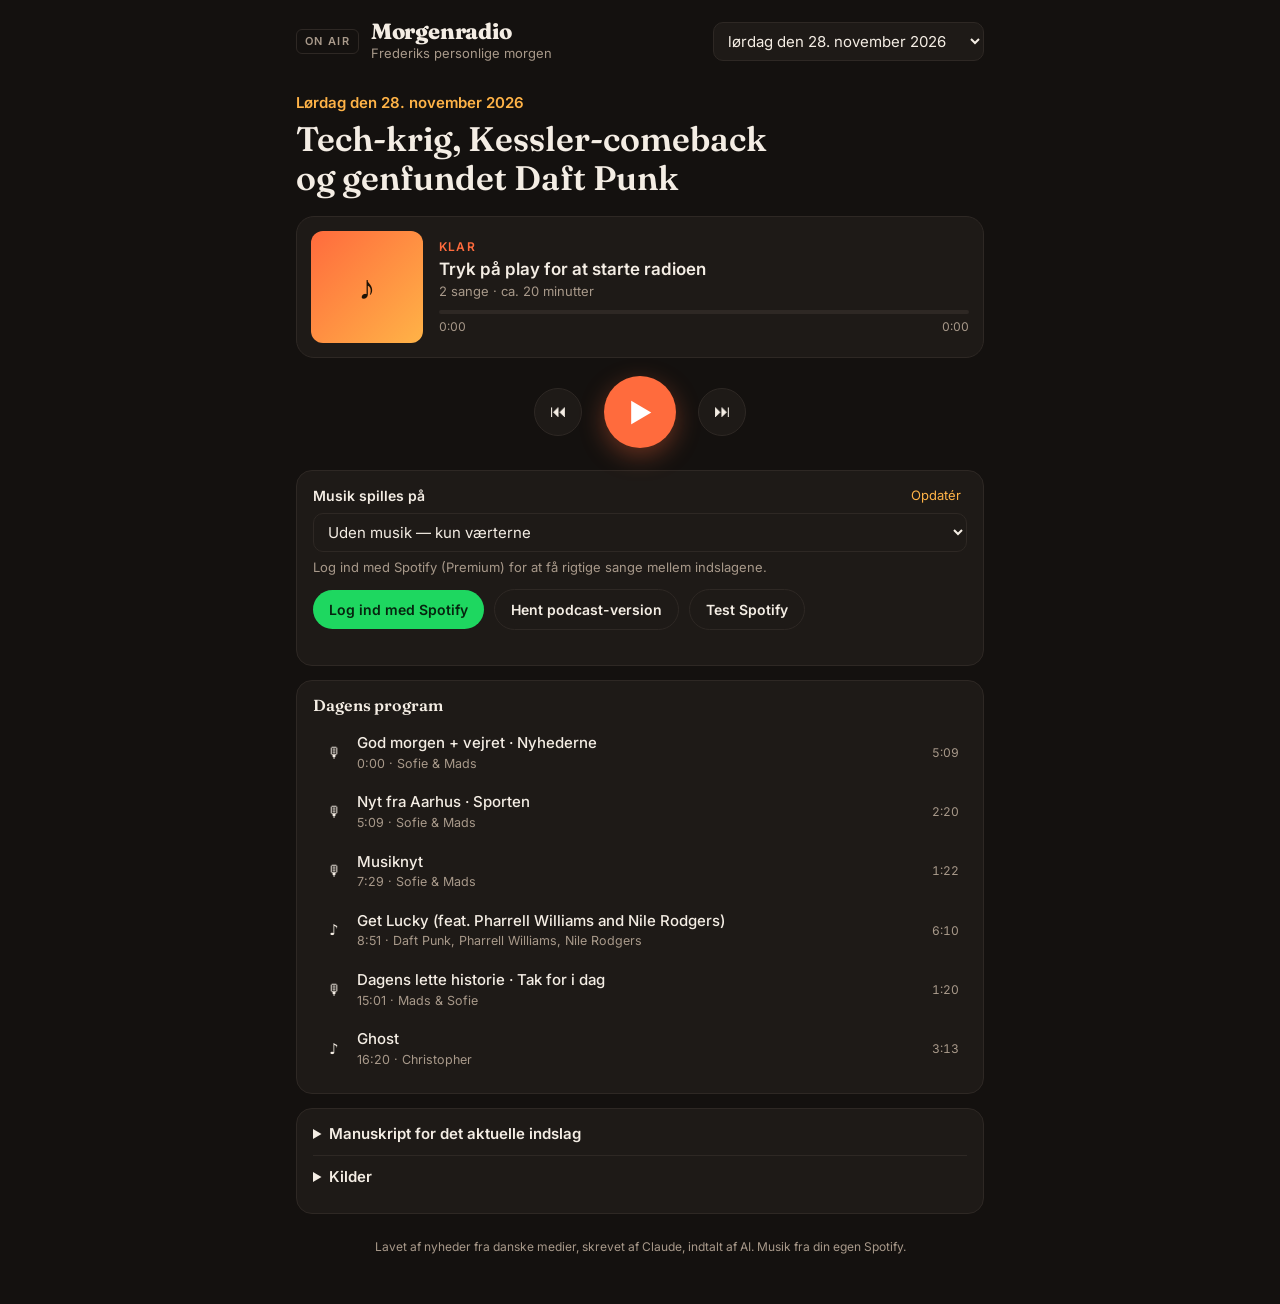
<file: index.html>
<!doctype html>
<html lang="da">
<head>
<meta charset="utf-8">
<meta name="viewport" content="width=device-width, initial-scale=1, viewport-fit=cover">
<meta name="theme-color" content="#14110f">
<meta name="robots" content="noindex, nofollow">
<title>Morgenradio</title>
<link rel="preconnect" href="https://fonts.googleapis.com">
<link href="https://fonts.googleapis.com/css2?family=Fraunces:opsz,wght@9..144,600;9..144,800&family=Inter:wght@400;500;600&display=swap" rel="stylesheet">
<link rel="stylesheet" href="style.css">
<link rel="alternate" type="application/rss+xml" title="Podcast" href="feed.xml">
</head>
<body>
<main class="wrap">
  <header class="top">
    <div class="brand">
      <span class="onair" id="onair">ON AIR</span>
      <div>
        <h1 id="station">Morgenradio</h1>
        <p class="slogan" id="slogan">Din personlige morgen</p>
      </div>
    </div>
    <select id="episode" aria-label="Vælg udsendelse"></select>
  </header>

  <section class="hero">
    <p class="date" id="date">Henter dagens udsendelse …</p>
    <h2 id="title"></h2>
  </section>

  <section class="now" id="now">
    <div class="art" id="art"><span id="artText">♪</span></div>
    <div class="nowtext">
      <p class="kicker" id="kicker">Klar</p>
      <p class="nowtitle" id="nowtitle">Tryk på play for at starte radioen</p>
      <p class="nowsub" id="nowsub"></p>
      <div class="bar"><div id="bar"></div></div>
      <div class="times"><span id="tcur">0:00</span><span id="tdur">0:00</span></div>
    </div>
  </section>

  <section class="controls">
    <button class="ctl" id="prev" aria-label="Forrige">⏮</button>
    <button class="play" id="play" aria-label="Afspil">▶</button>
    <button class="ctl" id="next" aria-label="Næste">⏭</button>
  </section>

  <section class="output card">
    <div class="row">
      <label for="device">Musik spilles på</label>
      <button class="link" id="refreshDevices">Opdatér</button>
    </div>
    <select id="device"></select>
    <p class="hint" id="deviceHint"></p>
    <div class="row gap">
      <button class="btn" id="login">Log ind med Spotify</button>
      <a class="btn ghost" id="podcastLink" href="#" download>Hent podcast-version</a>
      <button class="btn ghost" id="diagBtn">Test Spotify</button>
    </div>
    <pre class="diag" id="diag" hidden></pre>
    <p class="status" id="status" role="status"></p>
  </section>

  <section class="card">
    <h3>Dagens program</h3>
    <ol class="rundown" id="rundown"></ol>
  </section>

  <section class="card">
    <details>
      <summary>Manuskript for det aktuelle indslag</summary>
      <div class="transcript" id="transcript"></div>
    </details>
    <details>
      <summary>Kilder</summary>
      <ul class="sources" id="sources"></ul>
    </details>
  </section>

  <footer>Lavet af nyheder fra danske medier, skrevet af Claude, indtalt af AI. Musik fra din egen Spotify.</footer>
</main>
<audio id="audio" preload="auto"></audio>
<script src="config.js"></script>
<script src="app.js"></script>
</body>
</html>
</file>
<file: style.css>
:root {
  --bg: #14110f; --panel: #1e1a17; --line: #2e2824; --text: #f4ede4; --muted: #a8998a;
  --accent: #ff6b3d; --accent2: #ffb347; --ok: #1ed760; --danger: #ff4d4d;
}
:root[data-theme="light"] {
  --bg: #f7f2ec; --panel: #ffffff; --line: #e7ddd2; --text: #1d1915; --muted: #6f6359;
}
* { box-sizing: border-box; }
html, body { margin: 0; background: var(--bg); color: var(--text); }
body { font: 15px/1.5 Inter, system-ui, sans-serif; -webkit-font-smoothing: antialiased; }
.wrap { max-width: 720px; margin: 0 auto; padding: 20px 16px 48px; }
button, select { font: inherit; color: inherit; }

.top { display: flex; justify-content: space-between; align-items: center; gap: 12px; flex-wrap: wrap; }
.brand { display: flex; align-items: center; gap: 12px; }
h1 { font: 800 22px/1 Fraunces, Georgia, serif; margin: 0; letter-spacing: -.01em; }
.slogan { margin: 2px 0 0; color: var(--muted); font-size: 13px; }
.onair { font: 600 11px/1 Inter; letter-spacing: .12em; padding: 6px 8px; border-radius: 6px;
  border: 1px solid var(--line); color: var(--muted); }
.onair.live { color: #fff; background: var(--danger); border-color: var(--danger);
  box-shadow: 0 0 18px rgba(255,77,77,.55); animation: pulse 2s infinite; }
@keyframes pulse { 50% { box-shadow: 0 0 4px rgba(255,77,77,.3); } }
select { background: var(--panel); border: 1px solid var(--line); border-radius: 10px; padding: 8px 10px; max-width: 100%; }

.hero { margin: 28px 0 18px; }
.date { margin: 0; color: var(--accent2); font-weight: 600; }
.date::first-letter { text-transform: uppercase; }
.hero h2 { font: 600 clamp(24px, 6vw, 34px)/1.15 Fraunces, Georgia, serif; margin: 6px 0 0; text-wrap: balance; }

.now { display: grid; grid-template-columns: 112px 1fr; gap: 16px; align-items: center;
  background: var(--panel); border: 1px solid var(--line); border-radius: 18px; padding: 14px; }
.art { width: 112px; height: 112px; border-radius: 12px; overflow: hidden; display: grid; place-items: center;
  background: linear-gradient(135deg, var(--accent), var(--accent2)); color: #1d1206; font: 800 34px Fraunces, serif; }
.art img { width: 100%; height: 100%; object-fit: cover; }
.kicker { margin: 0; font-size: 12px; text-transform: uppercase; letter-spacing: .1em; color: var(--accent); font-weight: 600; }
.nowtitle { margin: 2px 0 0; font-weight: 600; font-size: 17px; line-height: 1.3; }
.nowsub { margin: 2px 0 8px; color: var(--muted); font-size: 13px; min-height: 1em; }
.bar { height: 4px; background: var(--line); border-radius: 4px; overflow: hidden; }
.bar div { height: 100%; width: 0; background: linear-gradient(90deg, var(--accent), var(--accent2)); transition: width .4s linear; }
.times { display: flex; justify-content: space-between; color: var(--muted); font-size: 12px; margin-top: 4px; font-variant-numeric: tabular-nums; }

.controls { display: flex; justify-content: center; align-items: center; gap: 22px; margin: 18px 0 22px; }
.play { width: 72px; height: 72px; border-radius: 50%; border: 0; cursor: pointer; font-size: 26px;
  background: var(--accent); color: #fff; box-shadow: 0 8px 24px rgba(255,107,61,.35); }
.play:active { transform: scale(.96); }
.ctl { width: 48px; height: 48px; border-radius: 50%; border: 1px solid var(--line); background: var(--panel); cursor: pointer; font-size: 17px; }

.card { background: var(--panel); border: 1px solid var(--line); border-radius: 16px; padding: 14px 16px; margin-bottom: 14px; }
.card h3 { margin: 0 0 8px; font: 600 16px Fraunces, serif; }
.output select { width: 100%; }
.row { display: flex; justify-content: space-between; align-items: center; margin-bottom: 6px; }
.row.gap { gap: 10px; justify-content: flex-start; flex-wrap: wrap; margin-top: 12px; }
label { font-weight: 600; font-size: 14px; }
.hint { color: var(--muted); font-size: 13px; margin: 6px 0 0; }
.status { color: var(--accent2); font-size: 13px; margin: 8px 0 0; min-height: 1em; }
.btn { border: 0; border-radius: 999px; padding: 9px 16px; background: var(--ok); color: #06240f; font-weight: 600; cursor: pointer; text-decoration: none; font-size: 14px; }
.btn.ghost { background: transparent; border: 1px solid var(--line); color: var(--text); }
.btn[hidden] { display: none; }
.link { background: none; border: 0; color: var(--accent2); cursor: pointer; font-size: 13px; }

.rundown { list-style: none; margin: 0; padding: 0; }
.rundown li { display: grid; grid-template-columns: 26px 1fr auto; gap: 10px; align-items: center; padding: 9px 8px; border-radius: 10px; cursor: pointer; }
.rundown li:hover { background: rgba(255,255,255,.03); }
.rundown li.active { background: rgba(255,107,61,.12); }
.rundown li.done { opacity: .5; }
.rundown .ic { text-align: center; }
.rundown .t { font-weight: 500; }
.rundown .s { display: block; color: var(--muted); font-size: 12.5px; font-weight: 400; }
.rundown .d { color: var(--muted); font-size: 12px; font-variant-numeric: tabular-nums; }

details { border-top: 1px solid var(--line); padding: 10px 0; }
details:first-child { border-top: 0; padding-top: 0; }
summary { cursor: pointer; font-weight: 600; }
.transcript p { margin: 8px 0; color: var(--muted); }
.transcript p.cur { color: var(--text); }
.transcript b { color: var(--accent2); font-weight: 600; }
.sources { padding-left: 18px; margin: 8px 0 0; }
.sources li { margin: 4px 0; }
.sources a { color: var(--text); }
.sources span { color: var(--muted); font-size: 12px; }
footer { color: var(--muted); font-size: 12px; text-align: center; margin-top: 24px; }

@media (max-width: 480px) {
  .now { grid-template-columns: 84px 1fr; }
  .art { width: 84px; height: 84px; font-size: 26px; }
}

.diag { white-space: pre-wrap; font: 12.5px/1.5 ui-monospace, Consolas, monospace; background: rgba(0,0,0,.25);
  border: 1px solid var(--line); border-radius: 10px; padding: 10px 12px; margin: 12px 0 0; color: var(--text); }
</file>
